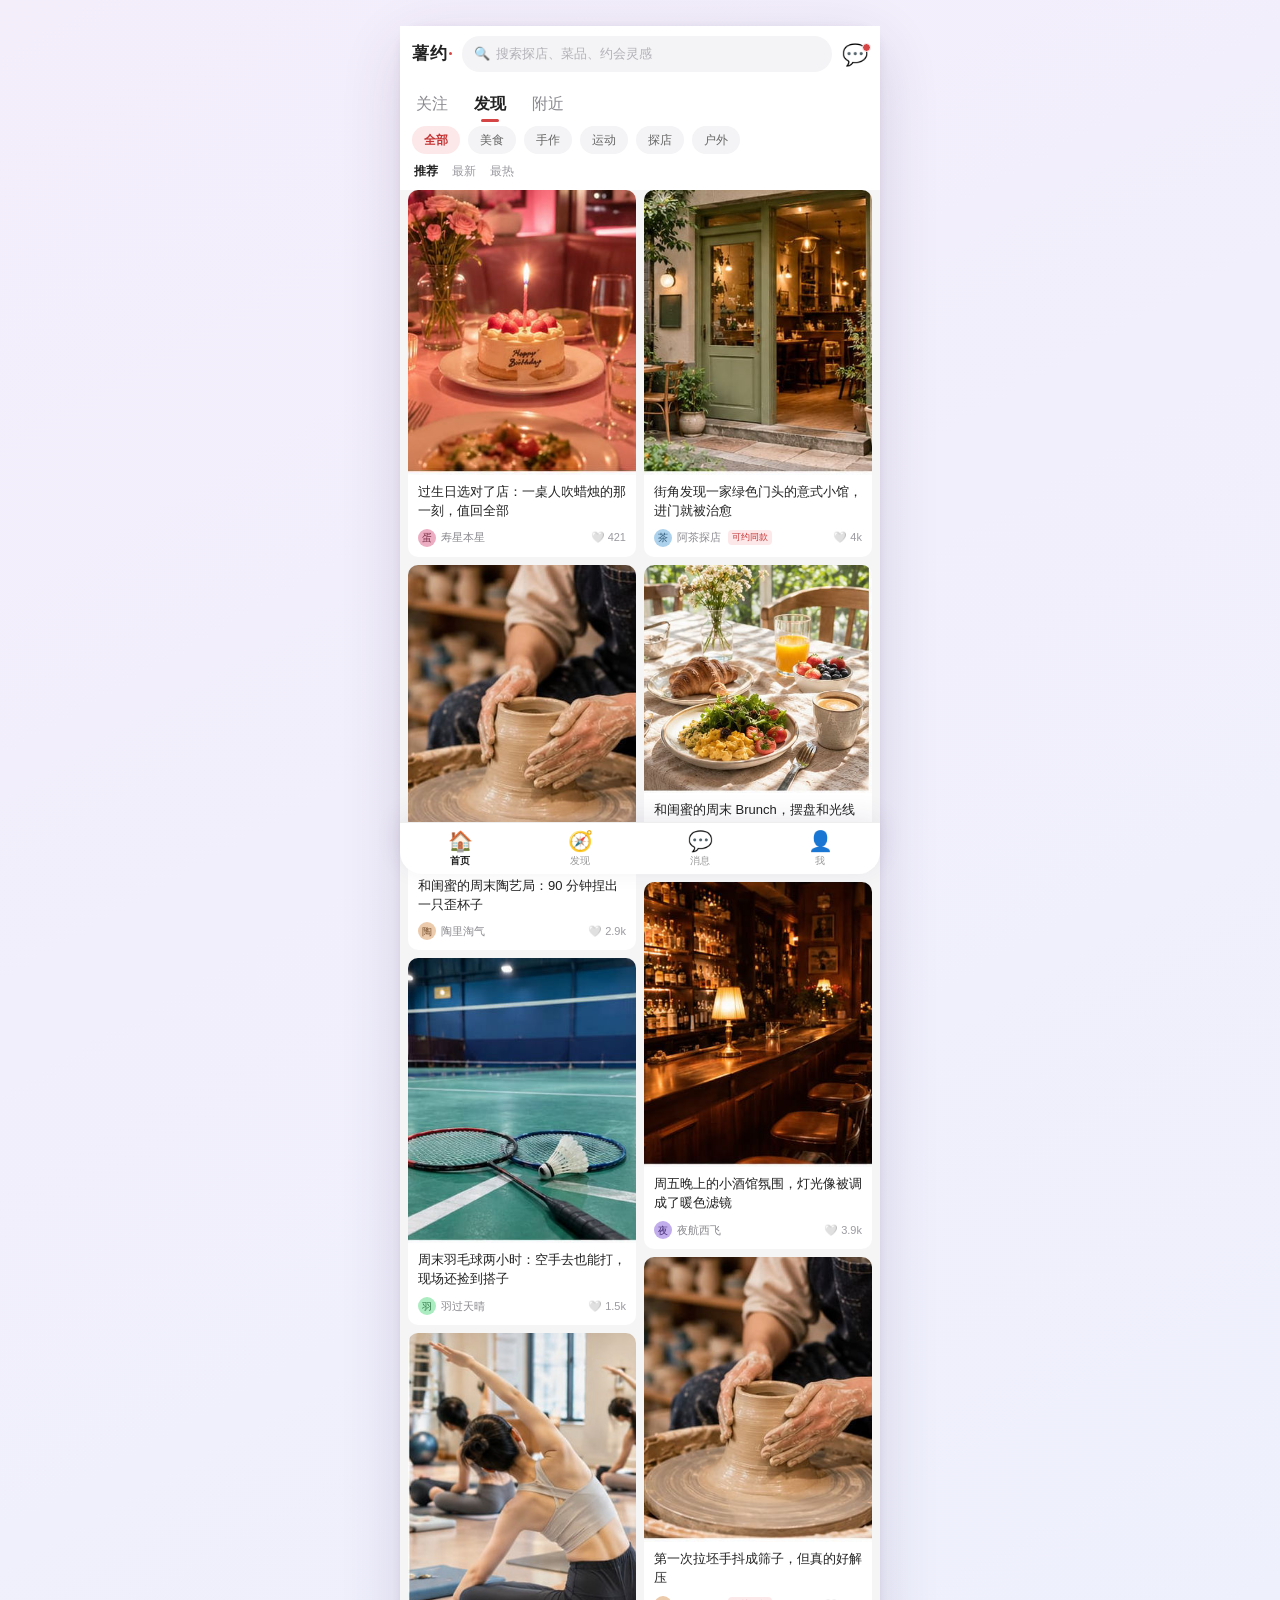
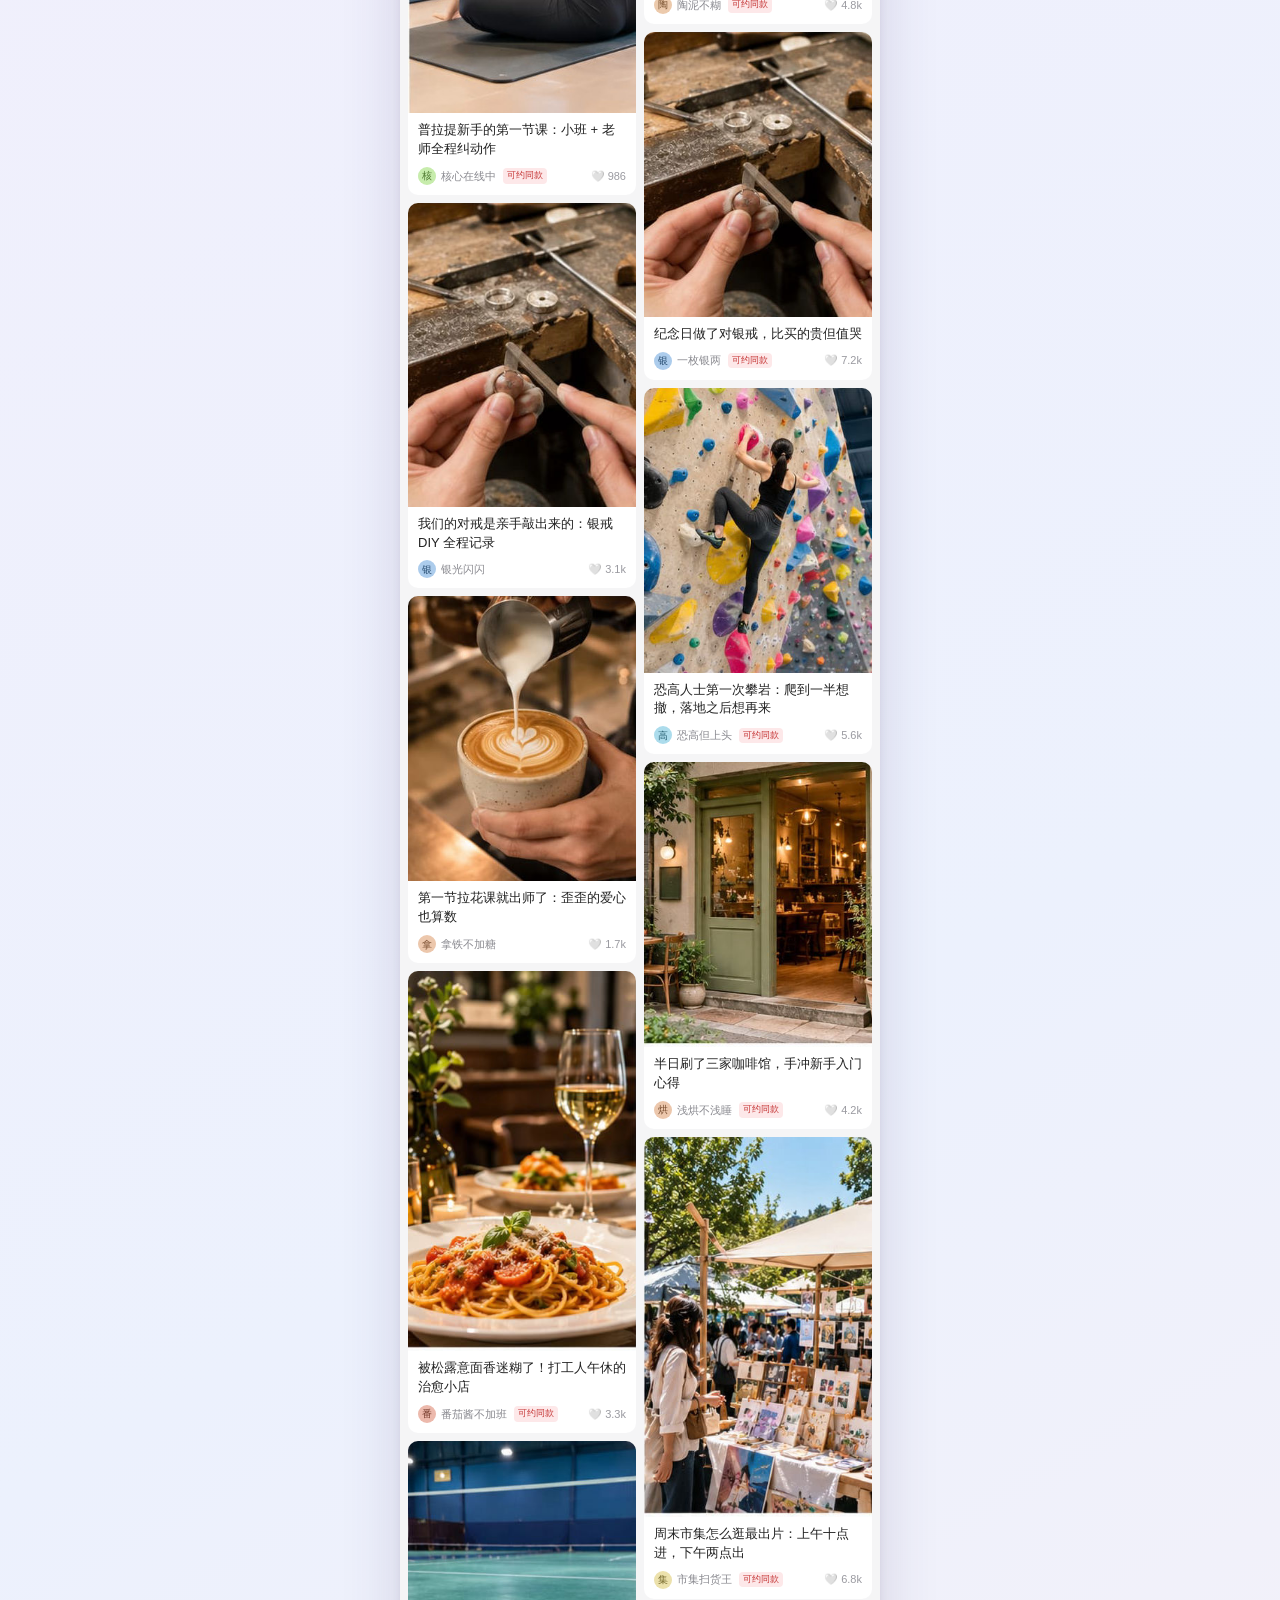
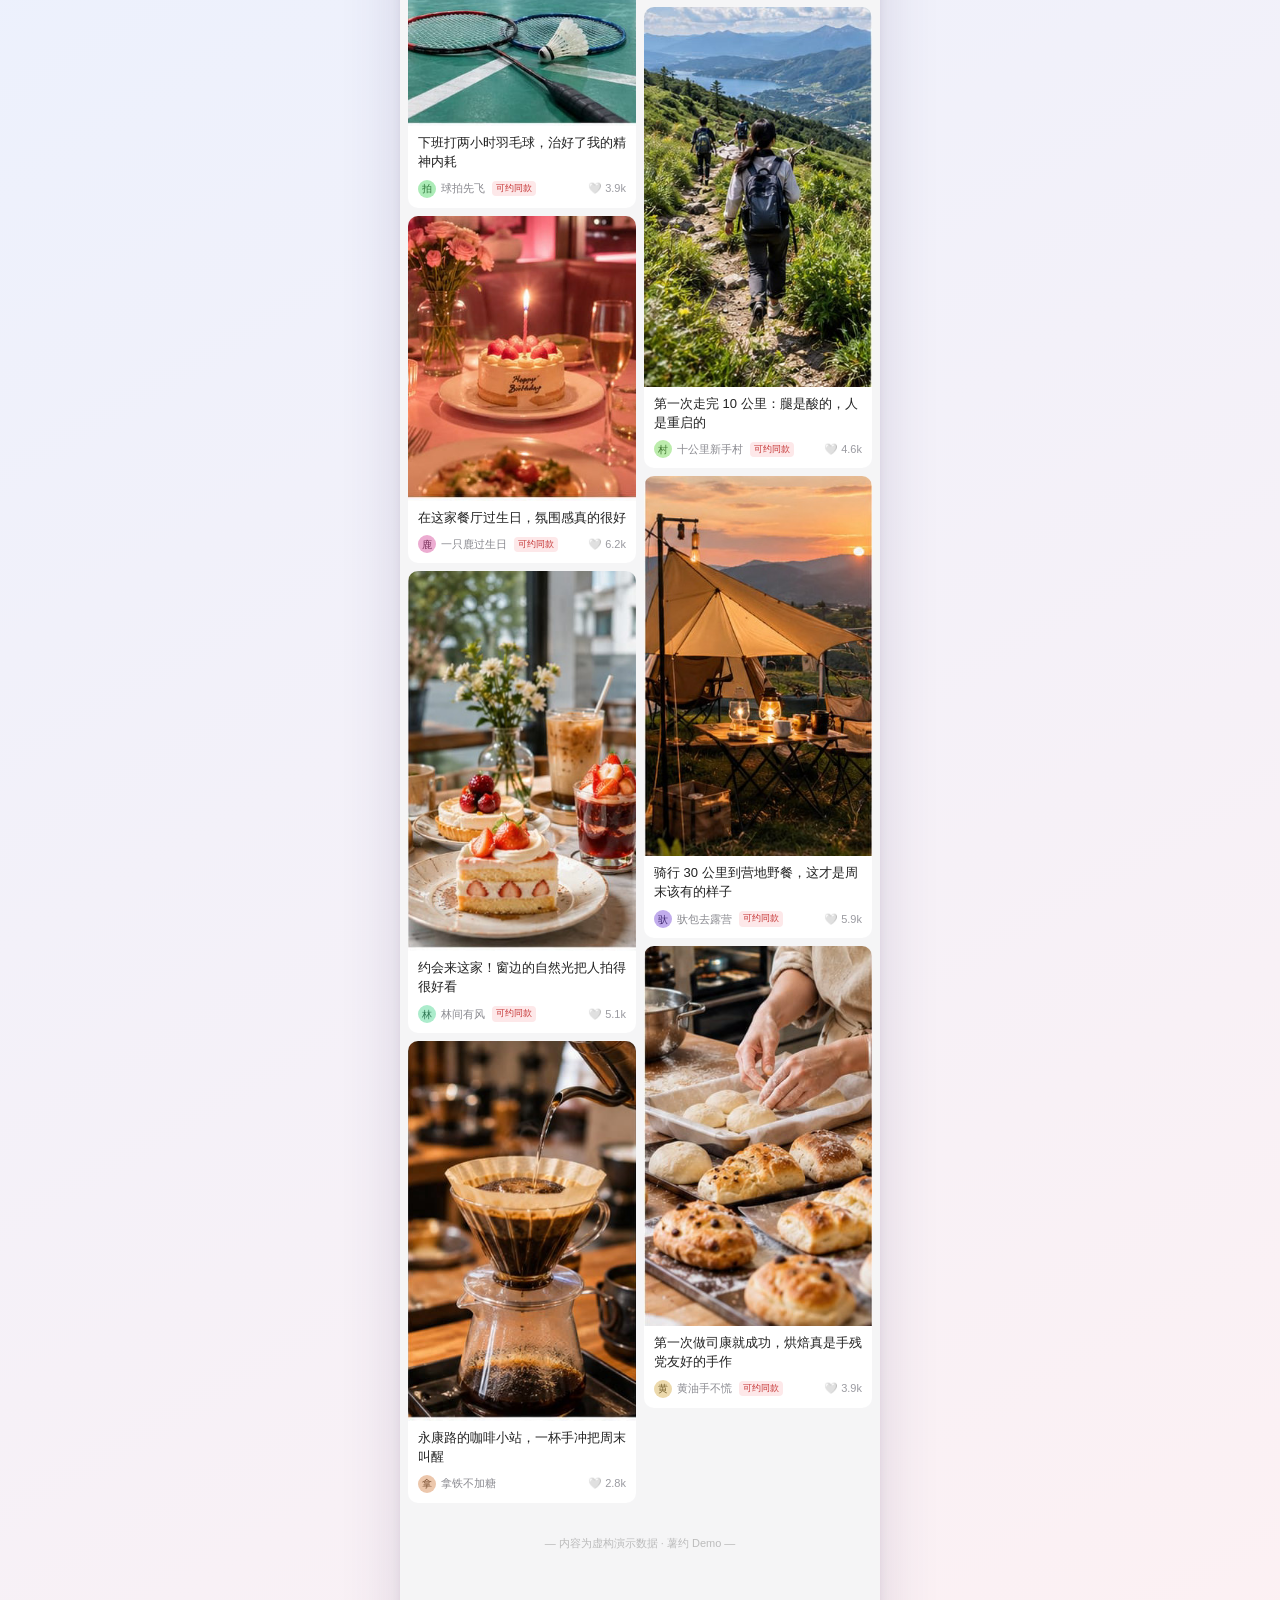
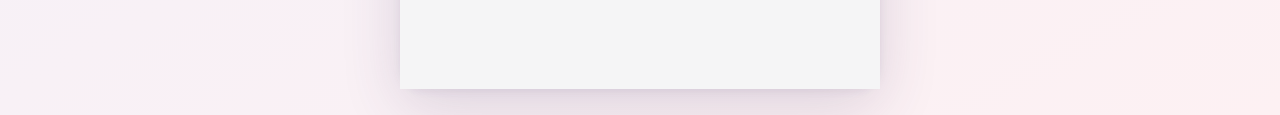
<file: index.html>
<!DOCTYPE html>
<html lang="zh-CN">
<head>
<meta http-equiv="Content-Type" content="text/html; charset=UTF-8">
<meta name="viewport" content="width=device-width, initial-scale=1, viewport-fit=cover">
<title>薯约 · 种草那一刻，就把体验约下来（Demo）</title>
<meta name="description" content="薯约 Web Demo：从种草笔记到线下体验的闭环演示。虚构商家、模拟交易。">
<link rel="icon" href="data:image/svg+xml,%3Csvg xmlns='http://www.w3.org/2000/svg' viewBox='0 0 64 64'%3E%3Ccircle cx='32' cy='32' r='30' fill='%23d64545'/%3E%3Ctext x='32' y='42' text-anchor='middle' font-size='28' fill='white' font-family='sans-serif'%3E%E8%96%AF%3C/text%3E%3C/svg%3E">
<link rel="stylesheet" href="./style.css">
</head>
<body>
<noscript><div style="padding:24px;text-align:center">薯约 Demo 需要启用 JavaScript 才能运行。</div></noscript>
<div class="app-wrap">
<main id="app" class="main">
<header class="home-top">
<span class="brand">薯约</span>
<div class="home-search" data-act="openSearch">
<span class="hs-ico">🔍</span><span class="hs-ph">搜索探店、菜品、约会灵感</span>
</div>
<a class="home-msg" href="url?id=18" aria-label="消息">💬</a>
</header>
<nav class="ch-tabs"><span class="ch-tab" data-act="homeChannel" data-x="follow">关注</span><span class="ch-tab on" data-act="homeChannel" data-x="discover">发现</span><span class="ch-tab" data-act="homeChannel" data-x="nearby">附近</span>
</nav>
<div class="cat-row"><span class="f-chip on" data-act="catFilter" data-x="all">全部</span><span class="f-chip" data-act="catFilter" data-x="food">美食</span><span class="f-chip" data-act="catFilter" data-x="craft">手作</span><span class="f-chip" data-act="catFilter" data-x="sport">运动</span><span class="f-chip" data-act="catFilter" data-x="cafe">探店</span><span class="f-chip" data-act="catFilter" data-x="outdoor">户外</span>
</div>
<div class="sort-row">
<span class="sort-chip on" data-act="sortPick" data-x="rec">推荐</span><span class="sort-chip" data-act="sortPick" data-x="new">最新</span><span class="sort-chip" data-act="sortPick" data-x="hot">最热</span>
</div>
<div class="note-list"><div class="note-card">
<a class="nc-main" href="url?id=19">
<div class="nc-cover" style="aspect-ratio:4/5"><img class="ph" src="./xiaohongshu_files/birthday.jpg" alt="过生日选对了店：一桌人吹蜡烛的那一刻，值回全部" loading="lazy"></div>
<div class="nc-title">过生日选对了店：一桌人吹蜡烛的那一刻，值回全部</div>
</a>
<div class="nc-foot"><span class="ava" style="background:hsl(340,62%,80%);color:hsl(340,45%,32%)">蛋</span><span class="nc-name">寿星本星</span><span class="nc-like">🤍 421</span></div>
</div><div class="note-card">
<a class="nc-main" href="https://redcowork.xiaohongshu.com/f/lw7qktz8ar/#/note/n18">
<div class="nc-cover" style="aspect-ratio:3/4"><img class="ph" src="./xiaohongshu_files/clay.jpg" alt="和闺蜜的周末陶艺局：90 分钟捏出一只歪杯子" loading="lazy"></div>
<div class="nc-title">和闺蜜的周末陶艺局：90 分钟捏出一只歪杯子</div>
</a>
<div class="nc-foot"><span class="ava" style="background:hsl(28,62%,80%);color:hsl(28,45%,32%)">陶</span><span class="nc-name">陶里淘气</span><span class="nc-like">🤍 2.9k</span></div>
</div><div class="note-card">
<a class="nc-main" href="https://redcowork.xiaohongshu.com/f/lw7qktz8ar/#/note/n19">
<div class="nc-cover" style="aspect-ratio:4/5"><img class="ph" src="./xiaohongshu_files/badminton.jpg" alt="周末羽毛球两小时：空手去也能打，现场还捡到搭子" loading="lazy"></div>
<div class="nc-title">周末羽毛球两小时：空手去也能打，现场还捡到搭子</div>
</a>
<div class="nc-foot"><span class="ava" style="background:hsl(140,62%,80%);color:hsl(140,45%,32%)">羽</span><span class="nc-name">羽过天晴</span><span class="nc-like">🤍 1.5k</span></div>
</div><div class="note-card">
<a class="nc-main" href="url?id=22">
<div class="nc-cover" style="aspect-ratio:3/5"><img class="ph" src="./xiaohongshu_files/pilates.jpg" alt="普拉提新手的第一节课：小班 + 老师全程纠动作" loading="lazy"></div>
<div class="nc-title">普拉提新手的第一节课：小班 + 老师全程纠动作</div>
</a>
<div class="nc-foot"><span class="ava" style="background:hsl(95,62%,80%);color:hsl(95,45%,32%)">核</span><span class="nc-name">核心在线中</span><a class="nc-book" href="https://redcowork.xiaohongshu.com/f/lw7qktz8ar/#/product/p13">可约同款</a><span class="nc-like">🤍 986</span></div>
</div><div class="note-card">
<a class="nc-main" href="https://redcowork.xiaohongshu.com/f/lw7qktz8ar/#/note/n21">
<div class="nc-cover" style="aspect-ratio:3/4"><img class="ph" src="./xiaohongshu_files/silver.jpg" alt="我们的对戒是亲手敲出来的：银戒 DIY 全程记录" loading="lazy"></div>
<div class="nc-title">我们的对戒是亲手敲出来的：银戒 DIY 全程记录</div>
</a>
<div class="nc-foot"><span class="ava" style="background:hsl(210,62%,80%);color:hsl(210,45%,32%)">银</span><span class="nc-name">银光闪闪</span><span class="nc-like">🤍 3.1k</span></div>
</div><div class="note-card">
<a class="nc-main" href="https://redcowork.xiaohongshu.com/f/lw7qktz8ar/#/note/n22">
<div class="nc-cover" style="aspect-ratio:4/5"><img class="ph" src="./xiaohongshu_files/latte.jpg" alt="第一节拉花课就出师了：歪歪的爱心也算数" loading="lazy"></div>
<div class="nc-title">第一节拉花课就出师了：歪歪的爱心也算数</div>
</a>
<div class="nc-foot"><span class="ava" style="background:hsl(25,62%,80%);color:hsl(25,45%,32%)">拿</span><span class="nc-name">拿铁不加糖</span><span class="nc-like">🤍 1.7k</span></div>
</div><div class="note-card">
<a class="nc-main" href="https://redcowork.xiaohongshu.com/f/lw7qktz8ar/#/note/n1">
<div class="nc-cover" style="aspect-ratio:3/5"><img class="ph" src="./xiaohongshu_files/pasta.jpg" alt="被松露意面香迷糊了！打工人午休的治愈小店" loading="lazy"></div>
<div class="nc-title">被松露意面香迷糊了！打工人午休的治愈小店</div>
</a>
<div class="nc-foot"><span class="ava" style="background:hsl(12,62%,80%);color:hsl(12,45%,32%)">番</span><span class="nc-name">番茄酱不加班</span><a class="nc-book" href="https://redcowork.xiaohongshu.com/f/lw7qktz8ar/#/product/p1">可约同款</a><span class="nc-like">🤍 3.3k</span></div>
</div><div class="note-card">
<a class="nc-main" href="https://redcowork.xiaohongshu.com/f/lw7qktz8ar/#/note/n10">
<div class="nc-cover" style="aspect-ratio:4/5"><img class="ph" src="./xiaohongshu_files/badminton.jpg" alt="下班打两小时羽毛球，治好了我的精神内耗" loading="lazy"></div>
<div class="nc-title">下班打两小时羽毛球，治好了我的精神内耗</div>
</a>
<div class="nc-foot"><span class="ava" style="background:hsl(130,62%,80%);color:hsl(130,45%,32%)">拍</span><span class="nc-name">球拍先飞</span><a class="nc-book" href="https://redcowork.xiaohongshu.com/f/lw7qktz8ar/#/product/p6">可约同款</a><span class="nc-like">🤍 3.9k</span></div>
</div><div class="note-card">
<a class="nc-main" href="https://redcowork.xiaohongshu.com/f/lw7qktz8ar/#/note/n7">
<div class="nc-cover" style="aspect-ratio:4/5"><img class="ph" src="./xiaohongshu_files/birthday.jpg" alt="在这家餐厅过生日，氛围感真的很好" loading="lazy"></div>
<div class="nc-title">在这家餐厅过生日，氛围感真的很好</div>
</a>
<div class="nc-foot"><span class="ava" style="background:hsl(325,62%,80%);color:hsl(325,45%,32%)">鹿</span><span class="nc-name">一只鹿过生日</span><a class="nc-book" href="url?id=31">可约同款</a><span class="nc-like">🤍 6.2k</span></div>
</div><div class="note-card">
<a class="nc-main" href="url?id=32">
<div class="nc-cover" style="aspect-ratio:3/5"><img class="ph" src="./xiaohongshu_files/dessert.jpg" alt="约会来这家！窗边的自然光把人拍得很好看" loading="lazy"></div>
<div class="nc-title">约会来这家！窗边的自然光把人拍得很好看</div>
</a>
<div class="nc-foot"><span class="ava" style="background:hsl(150,62%,80%);color:hsl(150,45%,32%)">林</span><span class="nc-name">林间有风</span><a class="nc-book" href="https://redcowork.xiaohongshu.com/f/lw7qktz8ar/#/product/p2">可约同款</a><span class="nc-like">🤍 5.1k</span></div>
</div><div class="note-card">
<a class="nc-main" href="https://redcowork.xiaohongshu.com/f/lw7qktz8ar/#/note/n3">
<div class="nc-cover" style="aspect-ratio:3/5"><img class="ph" src="./xiaohongshu_files/pour.jpg" alt="永康路的咖啡小站，一杯手冲把周末叫醒" loading="lazy"></div>
<div class="nc-title">永康路的咖啡小站，一杯手冲把周末叫醒</div>
</a>
<div class="nc-foot"><span class="ava" style="background:hsl(25,62%,80%);color:hsl(25,45%,32%)">拿</span><span class="nc-name">拿铁不加糖</span><span class="nc-like">🤍 2.8k</span></div>
</div><div class="note-card">
<a class="nc-main" href="https://redcowork.xiaohongshu.com/f/lw7qktz8ar/#/note/n4">
<div class="nc-cover" style="aspect-ratio:4/5"><img class="ph" src="./xiaohongshu_files/cafe.jpg" alt="街角发现一家绿色门头的意式小馆，进门就被治愈" loading="lazy"></div>
<div class="nc-title">街角发现一家绿色门头的意式小馆，进门就被治愈</div>
</a>
<div class="nc-foot"><span class="ava" style="background:hsl(205,62%,80%);color:hsl(205,45%,32%)">茶</span><span class="nc-name">阿茶探店</span><a class="nc-book" href="https://redcowork.xiaohongshu.com/f/lw7qktz8ar/#/product/p1">可约同款</a><span class="nc-like">🤍 4k</span></div>
</div><div class="note-card">
<a class="nc-main" href="https://redcowork.xiaohongshu.com/f/lw7qktz8ar/#/note/n5">
<div class="nc-cover" style="aspect-ratio:1/1"><img class="ph" src="./xiaohongshu_files/brunch.jpg" alt="和闺蜜的周末 Brunch，摆盘和光线都太会了" loading="lazy"></div>
<div class="nc-title">和闺蜜的周末 Brunch，摆盘和光线都太会了</div>
</a>
<div class="nc-foot"><span class="ava" style="background:hsl(320,62%,80%);color:hsl(320,45%,32%)">粥</span><span class="nc-name">一碗小粥</span><span class="nc-like">🤍 6.4k</span></div>
</div><div class="note-card">
<a class="nc-main" href="https://redcowork.xiaohongshu.com/f/lw7qktz8ar/#/note/n6">
<div class="nc-cover" style="aspect-ratio:4/5"><img class="ph" src="./xiaohongshu_files/bar.jpg" alt="周五晚上的小酒馆氛围，灯光像被调成了暖色滤镜" loading="lazy"></div>
<div class="nc-title">周五晚上的小酒馆氛围，灯光像被调成了暖色滤镜</div>
</a>
<div class="nc-foot"><span class="ava" style="background:hsl(260,62%,80%);color:hsl(260,45%,32%)">夜</span><span class="nc-name">夜航西飞</span><span class="nc-like">🤍 3.9k</span></div>
</div><div class="note-card">
<a class="nc-main" href="https://redcowork.xiaohongshu.com/f/lw7qktz8ar/#/note/n8">
<div class="nc-cover" style="aspect-ratio:4/5"><img class="ph" src="./xiaohongshu_files/clay.jpg" alt="第一次拉坯手抖成筛子，但真的好解压" loading="lazy"></div>
<div class="nc-title">第一次拉坯手抖成筛子，但真的好解压</div>
</a>
<div class="nc-foot"><span class="ava" style="background:hsl(28,62%,80%);color:hsl(28,45%,32%)">陶</span><span class="nc-name">陶泥不糊</span><a class="nc-book" href="https://redcowork.xiaohongshu.com/f/lw7qktz8ar/#/product/p4">可约同款</a><span class="nc-like">🤍 4.8k</span></div>
</div><div class="note-card">
<a class="nc-main" href="https://redcowork.xiaohongshu.com/f/lw7qktz8ar/#/note/n9">
<div class="nc-cover" style="aspect-ratio:4/5"><img class="ph" src="./xiaohongshu_files/silver.jpg" alt="纪念日做了对银戒，比买的贵但值哭" loading="lazy"></div>
<div class="nc-title">纪念日做了对银戒，比买的贵但值哭</div>
</a>
<div class="nc-foot"><span class="ava" style="background:hsl(210,62%,80%);color:hsl(210,45%,32%)">银</span><span class="nc-name">一枚银两</span><a class="nc-book" href="https://github.com/issues1">可约同款</a><span class="nc-like">🤍 7.2k</span></div>
</div><div class="note-card">
<a class="nc-main" href="url?id=42">
<div class="nc-cover" style="aspect-ratio:4/5"><img class="ph" src="./xiaohongshu_files/climbing.jpg" alt="恐高人士第一次攀岩：爬到一半想撤，落地之后想再来" loading="lazy"></div>
<div class="nc-title">恐高人士第一次攀岩：爬到一半想撤，落地之后想再来</div>
</a>
<div class="nc-foot"><span class="ava" style="background:hsl(195,62%,80%);color:hsl(195,45%,32%)">高</span><span class="nc-name">恐高但上头</span><a class="nc-book" href="https://redcowork.xiaohongshu.com/f/lw7qktz8ar/#/product/p7">可约同款</a><span class="nc-like">🤍 5.6k</span></div>
</div><div class="note-card">
<a class="nc-main" href="https://redcowork.xiaohongshu.com/f/lw7qktz8ar/#/note/n12">
<div class="nc-cover" style="aspect-ratio:4/5"><img class="ph" src="./xiaohongshu_files/cafe.jpg" alt="半日刷了三家咖啡馆，手冲新手入门心得" loading="lazy"></div>
<div class="nc-title">半日刷了三家咖啡馆，手冲新手入门心得</div>
</a>
<div class="nc-foot"><span class="ava" style="background:hsl(25,62%,80%);color:hsl(25,45%,32%)">烘</span><span class="nc-name">浅烘不浅睡</span><a class="nc-book" href="https://redcowork.xiaohongshu.com/f/lw7qktz8ar/#/product/p8">可约同款</a><span class="nc-like">🤍 4.2k</span></div>
</div><div class="note-card">
<a class="nc-main" href="https://github.com/issues6">
<div class="nc-cover" style="aspect-ratio:3/5"><img class="ph" src="./xiaohongshu_files/market.jpg" alt="周末市集怎么逛最出片：上午十点进，下午两点出" loading="lazy"></div>
<div class="nc-title">周末市集怎么逛最出片：上午十点进，下午两点出</div>
</a>
<div class="nc-foot"><span class="ava" style="background:hsl(50,62%,80%);color:hsl(50,45%,32%)">集</span><span class="nc-name">市集扫货王</span><a class="nc-book" href="https://redcowork.xiaohongshu.com/f/lw7qktz8ar/#/product/p9">可约同款</a><span class="nc-like">🤍 6.8k</span></div>
</div><div class="note-card">
<a class="nc-main" href="https://redcowork.xiaohongshu.com/f/lw7qktz8ar/#/note/n14">
<div class="nc-cover" style="aspect-ratio:3/5"><img class="ph" src="./xiaohongshu_files/hike.jpg" alt="第一次走完 10 公里：腿是酸的，人是重启的" loading="lazy"></div>
<div class="nc-title">第一次走完 10 公里：腿是酸的，人是重启的</div>
</a>
<div class="nc-foot"><span class="ava" style="background:hsl(105,62%,80%);color:hsl(105,45%,32%)">村</span><span class="nc-name">十公里新手村</span><a class="nc-book" href="https://github.com/issues9">可约同款</a><span class="nc-like">🤍 4.6k</span></div>
</div><div class="note-card">
<a class="nc-main" href="url?id=50">
<div class="nc-cover" style="aspect-ratio:3/5"><img class="ph" src="./xiaohongshu_files/camp.jpg" alt="骑行 30 公里到营地野餐，这才是周末该有的样子" loading="lazy"></div>
<div class="nc-title">骑行 30 公里到营地野餐，这才是周末该有的样子</div>
</a>
<div class="nc-foot"><span class="ava" style="background:hsl(260,62%,80%);color:hsl(260,45%,32%)">驮</span><span class="nc-name">驮包去露营</span><a class="nc-book" href="url?id=51">可约同款</a><span class="nc-like">🤍 5.9k</span></div>
</div><div class="note-card">
<a class="nc-main" href="url?id=52">
<div class="nc-cover" style="aspect-ratio:3/5"><img class="ph" src="./xiaohongshu_files/bake.jpg" alt="第一次做司康就成功，烘焙真是手残党友好的手作" loading="lazy"></div>
<div class="nc-title">第一次做司康就成功，烘焙真是手残党友好的手作</div>
</a>
<div class="nc-foot"><span class="ava" style="background:hsl(42,62%,80%);color:hsl(42,45%,32%)">黄</span><span class="nc-name">黄油手不慌</span><a class="nc-book" href="url?id=53">可约同款</a><span class="nc-like">🤍 3.9k</span></div>
</div></div>
<div class="feed-foot">— 内容为虚构演示数据 · 薯约 Demo —</div></main>
<nav class="tabbar">
<a href="https://redcowork.xiaohongshu.com/f/lw7qktz8ar/#/" data-tab="home" class="tab on"><span class="ti">🏠</span>首页</a>
<a href="https://redcowork.xiaohongshu.com/f/lw7qktz8ar/#/discover" data-tab="discover" class="tab"><span class="ti">🧭</span>发现</a>
<a href="url?id=18" data-tab="msg" class="tab"><span class="ti">💬</span>消息</a>
<a href="https://redcowork.xiaohongshu.com/f/lw7qktz8ar/#/me" data-tab="me" class="tab"><span class="ti">👤</span>我</a>
</nav>
</div>
<div id="toast-root" class="toast-root"></div>
<div id="modal-root"></div>
<script src="./data.js
</file>
<file: style.css>
/* 薯约 Demo · style.css — 小红书风格移动端（390×844 优先，桌面居中窄栏） */
* { margin: 0; padding: 0; box-sizing: border-box; -webkit-tap-highlight-color: transparent; }
html { -webkit-text-size-adjust: 100%; }
body {
  font-family: -apple-system, BlinkMacSystemFont, 'PingFang SC', 'Helvetica Neue', 'Microsoft YaHei', sans-serif;
  background: #ededf0; color: #222; font-size: 14px; line-height: 1.5;
  -webkit-font-smoothing: antialiased;
}
a { color: inherit; text-decoration: none; }
button, input, textarea { font: inherit; }
img, svg { display: block; }
::selection { background: #f6c6c9; }

.app-wrap { max-width: 480px; margin: 0 auto; min-height: 100vh; background: #f5f5f6; }
.main { min-height: 100vh; background: #f5f5f6; }
.main.pg-white { background: #fff; }
body:not(.subpage) .main { padding-bottom: 78px; }
body.subpage .main { padding-bottom: 76px; }

/* ---------- 底部 Tabbar ---------- */
.tabbar {
  position: fixed; bottom: 0; left: 50%; transform: translateX(-50%);
  width: min(480px, 100%); display: flex;
  background: #fff; border-top: 1px solid #eee;
  padding: 6px 0 calc(6px + env(safe-area-inset-bottom)); z-index: 40;
}
.tab { flex: 1; text-align: center; color: #999; font-size: 10px; }
.tab .ti { display: block; font-size: 20px; line-height: 24px; }
.tab.on { color: #222; font-weight: 600; }
body.subpage .tabbar { display: none; }

/* ---------- 通用小件 ---------- */
.ava { display: inline-flex; align-items: center; justify-content: center; flex: none;
  width: 26px; height: 26px; border-radius: 50%; font-size: 12px; }
.sec-title { font-size: 14px; font-weight: 700; color: #222; padding: 14px 12px 8px; }
.feed-foot { text-align: center; color: #bbb; font-size: 11px; padding: 20px 0 28px; }
.feed-empty { text-align: center; color: #999; font-size: 12px; padding: 56px 24px; }

/* ---------- 首页顶部：品牌 + 搜索 + 消息 ---------- */
.home-top {
  position: sticky; top: 0; z-index: 30; background: #fff;
  display: flex; align-items: center; gap: 10px; padding: 10px 12px;
}
.brand { font-size: 17px; font-weight: 800; color: #222; letter-spacing: 1px; }
.brand::after { content: ''; display: inline-block; width: 3px; height: 3px; margin-left: 1px;
  border-radius: 50%; background: #d64545; vertical-align: 4px; }
.home-search {
  flex: 1; min-width: 0; height: 36px; border-radius: 18px; background: #f4f4f6;
  display: flex; align-items: center; gap: 6px; padding: 0 12px; cursor: pointer;
}
.home-search:active { background: #eeeef2; }
.hs-ico { font-size: 13px; }
.hs-ph { color: #b2b2b8; font-size: 13px; white-space: nowrap; overflow: hidden; }
.home-msg { flex: none; font-size: 21px; line-height: 1; position: relative; }
.home-msg::after { content: ''; position: absolute; top: -1px; right: -3px; width: 7px; height: 7px;
  border-radius: 50%; background: #d64545; border: 1.5px solid #fff; }

/* ---------- 频道 tabs ---------- */
.ch-tabs { display: flex; gap: 26px; padding: 10px 16px 8px; background: #fff; }
.ch-tab { font-size: 16px; color: #8a8a90; position: relative; cursor: pointer; }
.ch-tab.on { color: #222; font-weight: 700; }
.ch-tab.on::after { content: ''; position: absolute; left: 50%; transform: translateX(-50%);
  bottom: -6px; width: 18px; height: 3px; border-radius: 2px; background: #d64545; }

/* ---------- 分类 + 排序 ---------- */
.cat-row { display: flex; gap: 8px; padding: 2px 12px 6px; overflow-x: auto; background: #fff;
  scrollbar-width: none; }
.cat-row::-webkit-scrollbar { display: none; }
.f-chip { flex: none; font-size: 12px; color: #666; background: #f4f4f6;
  border-radius: 14px; padding: 5px 12px; cursor: pointer; }
.f-chip.on { background: #fde8e9; color: #c53535; font-weight: 600; }
.sort-row { display: flex; align-items: center; gap: 14px; padding: 2px 14px 10px; background: #fff; }
.sort-chip { font-size: 12px; color: #9a9aa0; cursor: pointer; }
.sort-chip.on { color: #222; font-weight: 700; }
.near-hint { margin-left: auto; font-size: 11px; color: #b2b2b8; }

/* ---------- 瀑布流笔记卡 ---------- */
.note-list { columns: 2; column-gap: 8px; padding: 0 8px 12px; }
.note-card { display: block; break-inside: avoid; margin-bottom: 8px;
  background: #fff; border-radius: 10px; overflow: hidden; }
.nc-cover { position: relative; width: 100%; background: #f2eeeb; }
.nc-cover svg { width: 100%; height: 100%; object-fit: cover; }
/* 实景照片封面（数据 img 字段，演示素材）：与插画同规则填充容器 */
.nc-cover img.ph, .pr-cover img.ph, .np-cover img.ph, .or-cover img.ph, .co-cover img.ph,
.od-cover img.ph, .am-src-cover img.ph { width: 100%; height: 100%; object-fit: cover; display: block; }
.sw-slide img.ph { width: 100%; height: auto; display: block; }
.pd-hero img.ph { width: 100%; height: auto; aspect-ratio: 3 / 4; object-fit: cover; display: block; }
.cover-dist { position: absolute; left: 6px; bottom: 6px; background: rgba(0,0,0,.45); color: #fff;
  font-size: 10px; padding: 2px 7px; border-radius: 9px; }
.nc-title { font-size: 13px; font-weight: 500; line-height: 1.45; color: #222;
  padding: 8px 10px 4px; display: -webkit-box; -webkit-line-clamp: 2; -webkit-box-orient: vertical; overflow: hidden; }
.nc-foot { display: flex; align-items: center; gap: 5px; padding: 4px 10px 10px; }
.nc-foot .ava { width: 18px; height: 18px; font-size: 10px; }
.nc-name { font-size: 11px; color: #8a8a90; white-space: nowrap; overflow: hidden; text-overflow: ellipsis; }
.nc-main { display: block; color: inherit; }
.nc-book { flex: none; font-size: 9px; color: #c53535; background: #fde8e9; border-radius: 4px;
  padding: 1px 4px; margin-left: 2px; cursor: pointer; }
.nc-like { margin-left: auto; font-size: 11px; color: #9a9aa0; white-space: nowrap; }
.nc-like.on { color: #d64545; }

/* 关注页空状态 */
.follow-empty { text-align: center; color: #666; padding: 72px 32px; background: #fff; }
.fe-emoji { font-size: 44px; margin-bottom: 14px; }
.fe-sub { color: #9a9aa0; font-size: 12px; margin: 6px 0 18px; }
.fe-btns { display: flex; gap: 12px; justify-content: center; }

/* ---------- 次级页头部 ---------- */
.page-top {
  position: sticky; top: 0; z-index: 30; background: #fff;
  display: flex; align-items: center; padding: 8px 10px; min-height: 46px;
  border-bottom: 1px solid #f2f2f4;
}
.pt-back { font-size: 24px; color: #222; padding: 2px 10px; cursor: pointer; line-height: 1; }
.pt-title { flex: 1; text-align: center; font-size: 16px; font-weight: 600; }
.pt-right { width: 42px; text-align: center; font-size: 18px; color: #555; cursor: pointer; }

/* ---------- 发现页 ---------- */
.disc-search { margin: 12px; flex: none; }
.topic-wall { display: grid; grid-template-columns: 1fr 1fr; gap: 8px; padding: 0 12px; }
.topic-cell { display: flex; align-items: center; gap: 8px; background: #fff;
  border-radius: 10px; padding: 12px; cursor: pointer; }
.topic-cell:active { background: #faf7f2; }
.tw-emoji { font-size: 20px; }
.tw-tag { font-size: 12px; color: #444; font-weight: 500; }

/* ---------- 搜索页 ---------- */
.se-top {
  position: sticky; top: 0; z-index: 30; background: #fff;
  display: flex; align-items: center; gap: 8px; padding: 8px 12px;
  border-bottom: 1px solid #f2f2f4;
}
.se-input-wrap { flex: 1; min-width: 0; height: 36px; border-radius: 18px; background: #f4f4f6;
  display: flex; align-items: center; gap: 6px; padding: 0 10px; }
.se-input { flex: 1; min-width: 0; border: none; outline: none; background: transparent;
  font-size: 14px; color: #222; }
.se-input::placeholder { color: #b2b2b8; }
.se-clear { flex: none; width: 16px; height: 16px; border-radius: 50%; background: #d5d5db;
  color: #fff; font-size: 12px; line-height: 16px; text-align: center; cursor: pointer; }
.se-clear.hide { display: none; }
.se-go { flex: none; color: #d64545; font-size: 14px; font-weight: 600; padding: 4px 2px; cursor: pointer; }

.sh-sec { padding: 14px 16px 4px; }
.sh-title { display: flex; justify-content: space-between; align-items: center;
  font-size: 13px; font-weight: 700; color: #222; margin-bottom: 10px; }
.sh-clear { font-size: 11px; color: #9a9aa0; cursor: pointer; }
.sh-clear.dim { cursor: default; }
.sh-chips { display: flex; flex-wrap: wrap; gap: 8px; }
.sh-chip { background: #f4f4f6; border-radius: 14px; font-size: 12px; color: #444;
  padding: 6px 12px; cursor: pointer; }
.sh-chip.hot { color: #c53535; }
.sg-row { display: flex; align-items: center; gap: 10px; padding: 12px 16px; cursor: pointer; }
.sg-row:active { background: #fafafa; }
.sg-ico { font-size: 13px; color: #b2b2b8; }
.sg-none { color: #9a9aa0; font-size: 12px; padding: 4px 16px 16px; }

.res-tabs { display: flex; gap: 20px; padding: 8px 16px; background: #fff;
  border-bottom: 1px solid #f2f2f4; position: sticky; top: 53px; z-index: 29; }
.res-tab { font-size: 14px; color: #8a8a90; cursor: pointer; position: relative; }
.res-tab.on { color: #222; font-weight: 700; }
.res-tab.on::after { content: ''; position: absolute; left: 50%; transform: translateX(-50%);
  bottom: -6px; width: 16px; height: 3px; border-radius: 2px; background: #d64545; }

/* 搜索结果 · 套餐行 */
.prod-row { display: flex; gap: 10px; background: #fff; border-radius: 12px;
  margin: 8px 12px; padding: 10px; }
.pr-cover { flex: none; width: 88px; height: 88px; border-radius: 8px; overflow: hidden; background: #f2eeeb; }
.pr-cover svg { width: 100%; height: 100%; object-fit: cover; }
.pr-body { flex: 1; min-width: 0; display: flex; flex-direction: column; }
.pr-name { font-size: 14px; font-weight: 600; color: #222; }
.pr-type { font-size: 10px; color: #c53535; background: #fde8e9; border-radius: 4px;
  padding: 1px 5px; margin-left: 6px; vertical-align: 2px; }
.pr-items { font-size: 11px; color: #9a9aa0; margin-top: 4px;
  display: -webkit-box; -webkit-line-clamp: 2; -webkit-box-orient: vertical; overflow: hidden; }
.pr-foot { display: flex; align-items: center; justify-content: space-between; margin-top: auto; }
.pr-price { font-size: 16px; font-weight: 700; color: #d64545; }
.pr-price s { font-size: 11px; color: #b8b8bd; font-weight: 400; margin-left: 4px; }
.pr-price i { font-style: normal; font-size: 11px; color: #9a9aa0; margin-left: 6px; font-weight: 400; }
.pr-btn { flex: none; background: #d64545; color: #fff; font-size: 12px; font-weight: 600;
  border-radius: 16px; padding: 7px 13px; }

.search-empty { text-align: center; color: #666; padding: 64px 24px; }
.se2-emoji { font-size: 40px; margin-bottom: 12px; }
.search-empty .sh-chips { justify-content: center; margin-top: 16px; }

/* ---------- 消息页 ---------- */
.msg-notice { display: flex; gap: 10px; background: #fff; border-radius: 12px;
  margin: 8px 12px 0; padding: 12px; }
.mn-ic { font-size: 22px; }
.mn-title { font-size: 13px; font-weight: 600; }
.mn-text { font-size: 12px; color: #9a9aa0; margin-top: 2px; line-height: 1.6; }
.mr-row { display: flex; align-items: flex-start; gap: 10px; padding: 12px 16px; background: #fff; }
.mr-row .ava { width: 38px; height: 38px; font-size: 15px; }
.mr-ic { flex: none; width: 38px; height: 38px; display: flex; align-items: center; justify-content: center;
  font-size: 20px; background: #f6f4f8; border-radius: 50%; }
.mr-body { flex: 1; min-width: 0; }
.mr-name { font-size: 14px; font-weight: 600; }
.mr-text { font-size: 12px; color: #9a9aa0; margin-top: 2px; }
.mr-time { flex: none; font-size: 11px; color: #c2c2c8; }
.msg-empty { text-align: center; color: #9a9aa0; font-size: 12px; line-height: 1.8;
  padding: 20px 24px 26px; background: #fff; }
.msg-empty-link { color: #c53535; font-weight: 600; }

/* ---------- 我页 ---------- */
.me-head { display: flex; align-items: center; gap: 14px; padding: 22px 16px 12px; background: #fff; }
.me-info { flex: 1; min-width: 0; }
.me-head .ava { width: 58px; height: 58px; font-size: 24px; }
.me-name { font-size: 18px; font-weight: 700; }
.me-desc { font-size: 12px; color: #9a9aa0; margin-top: 3px; }
.me-stats { display: flex; background: #fff; padding: 0 8px 16px; }
.me-stats > div { flex: 1; text-align: center; }
.me-stats b { display: block; font-size: 16px; font-weight: 700; }
.me-stats span { font-size: 11px; color: #9a9aa0; }
.me-card { background: #fff; border-radius: 12px; margin: 8px 12px; padding: 14px 0 6px; }
.me-card-title { font-size: 15px; font-weight: 700; padding: 0 14px 8px; }
.me-sec-sub { font-size: 11px; color: #b2b2b8; padding: 8px 14px 4px; }
.or-row { display: flex; align-items: center; gap: 10px; padding: 10px 14px; }
.or-row + .or-row { border-top: 1px solid #f6f6f8; }
.or-cover { flex: none; width: 52px; height: 52px; border-radius: 8px; overflow: hidden; background: #f2eeeb; }
.or-cover svg { width: 100%; height: 100%; object-fit: cover; }
.or-body { flex: 1; min-width: 0; display: flex; flex-direction: column; }
.or-name { font-size: 13px; font-weight: 500; white-space: nowrap; overflow: hidden; text-overflow: ellipsis; }
.or-sub { font-size: 11px; color: #9a9aa0; margin-top: 3px; }
.st-chip { flex: none; font-size: 10px; border-radius: 10px; padding: 3px 8px; }
.st-chip.warn { background: #fff3e2; color: #b25b00; }
.st-chip.ok { background: #e8f6ec; color: #0a7d33; }
.st-chip.info { background: #eaf0ff; color: #3562c5; }
.st-chip.done { background: #f0f0f2; color: #333; font-weight: 600; }
.st-chip.dim { background: #f4f4f5; color: #9a9aa0; }
.pk-card { display: flex; align-items: center; gap: 10px; padding: 10px 14px; }
.pk-card + .pk-card { border-top: 1px solid #f6f6f8; }
.pk-body { flex: 1; min-width: 0; }
.pk-ic { font-size: 22px; }
.pk-name { font-size: 13px; font-weight: 500; }
.pk-sub { font-size: 11px; color: #9a9aa0; margin-top: 2px; }
.me-foot { text-align: center; color: #b2b2b8; font-size: 11px; line-height: 1.8; padding: 18px 24px 26px; }

/* ---------- 笔记详情 ---------- */
.nd-author { display: flex; align-items: center; gap: 10px; padding: 12px; background: #fff; }
.nd-author .ava { width: 40px; height: 40px; font-size: 16px; }
.nd-au-info { flex: 1; min-width: 0; }
.nd-au-name { font-size: 14px; font-weight: 700; }
.nd-au-desc { font-size: 11px; color: #9a9aa0; margin-top: 1px; }
.follow-btn { flex: none; border: 1px solid #d64545; color: #d64545; font-size: 12px;
  border-radius: 16px; padding: 5px 14px; cursor: pointer; }
.follow-btn.on { border-color: #ddd; color: #9a9aa0; }

.sw-wrap { position: relative; overflow: hidden; background: #f2eeeb; cursor: pointer; }
.sw-track { display: flex; transition: transform .25s ease; will-change: transform; }
.sw-slide { min-width: 100%; display: flex; align-items: center; justify-content: center; }
.sw-slide svg { width: 100%; height: auto; }
.sw-count { position: absolute; top: 10px; right: 10px; background: rgba(0,0,0,.42); color: #fff;
  font-size: 11px; border-radius: 10px; padding: 2px 9px; }
.sw-count i { font-style: normal; }
.sw-dots { position: absolute; bottom: 8px; left: 50%; transform: translateX(-50%);
  display: flex; gap: 5px; }
.sw-dot { width: 6px; height: 6px; border-radius: 3px; background: rgba(255,255,255,.65); cursor: pointer; }
.sw-dot.on { background: #fff; width: 14px; }

.nd-body { padding: 0 0 12px; }
.nd-title { font-size: 17px; font-weight: 700; line-height: 1.55; padding: 12px 14px 6px; }
.nd-meta { padding: 0 14px; }
.nd-topic { font-size: 12px; color: #3562c5; margin-right: 10px; }
.nd-para { font-size: 14px; line-height: 1.75; color: #333; padding: 5px 14px; }
.nd-scenes { display: flex; flex-wrap: wrap; gap: 6px; padding: 8px 14px; }
.nd-tag { font-size: 11px; color: #666; background: #f6f6f8; border-radius: 4px; padding: 2px 7px; }

.nd-prod { display: flex; align-items: center; gap: 10px; margin: 0 12px;
  background: #fff9f5; border: 1px solid #f5e3d5; border-radius: 12px; padding: 10px; }
.np-cover { flex: none; width: 64px; height: 64px; border-radius: 8px; overflow: hidden; background: #f2eeeb; }
.np-cover svg { width: 100%; height: 100%; object-fit: cover; }
.np-body { flex: 1; min-width: 0; display: flex; flex-direction: column; }
.np-name { font-size: 13px; font-weight: 600; white-space: nowrap; overflow: hidden; text-overflow: ellipsis; }
.np-type { font-style: normal; font-size: 10px; color: #c53535; background: #fde8e9;
  border-radius: 4px; padding: 1px 5px; margin-left: 6px; vertical-align: 2px; }
.np-price { font-size: 15px; font-weight: 700; color: #d64545; margin-top: 4px; }
.np-price s { font-size: 11px; color: #b8b8bd; font-weight: 400; margin-left: 4px; }
.np-price i { font-style: normal; font-size: 11px; color: #9a9aa0; font-weight: 400; margin-left: 6px; }
.np-btn { flex: none; background: #d64545; color: #fff; font-size: 12px; font-weight: 600;
  border-radius: 16px; padding: 8px 11px; }
.nd-noprod { margin: 0 12px; font-size: 12px; color: #9a9aa0; background: #f6f6f8;
  border-radius: 10px; padding: 12px; }

.cmt-row { display: flex; gap: 8px; padding: 10px 14px; }
.cmt-row .ava { width: 28px; height: 28px; font-size: 12px; }
.cmt-body { flex: 1; min-width: 0; }
.cmt-name { font-size: 12px; color: #9a9aa0; }
.cmt-name span { margin-left: 8px; font-size: 10px; color: #c2c2c8; }
.cmt-text { font-size: 13px; color: #222; margin-top: 2px; }
.cmt-input { margin: 6px 14px 14px; background: #f4f4f6; border-radius: 18px;
  padding: 9px 14px; font-size: 12px; color: #b2b2b8; cursor: pointer; }

/* 底部互动栏 */
.page-footbar {
  position: fixed; bottom: 0; left: 50%; transform: translateX(-50%);
  width: min(480px, 100%); background: #fff; z-index: 35;
  display: flex; align-items: center; gap: 12px;
  padding: 8px 14px calc(8px + env(safe-area-inset-bottom));
  box-shadow: 0 -4px 16px rgba(0,0,0,.05);
}
.nf-acts { display: flex; gap: 16px; }
.nf-btn { display: flex; flex-direction: column; align-items: center; font-size: 19px;
  color: #555; cursor: pointer; line-height: 1.1; }
.nf-btn i { font-style: normal; font-size: 10px; color: #9a9aa0; }
.nf-btn.on { color: #d64545; }
.nf-btn.on i { color: #d64545; }
.nf-main, .pf-main { flex: 1; text-align: center; background: #d64545; color: #fff;
  font-size: 14px; font-weight: 600; border-radius: 21px; height: 42px; line-height: 42px;
  cursor: pointer; max-width: 260px; margin-left: auto; }
.nf-main.ghost { background: #f4f4f6; color: #555; }
.pf-main.off { background: #dcdce0; color: #fff; cursor: not-allowed; }
.pf-price { font-size: 19px; font-weight: 700; color: #d64545; }
.pf-price s { font-size: 11px; color: #b8b8bd; font-weight: 400; margin-left: 3px; }

/* ---------- 套餐详情 ---------- */
.pd-hero { background: #f2eeeb; }
.pd-hero svg { width: 100%; height: auto; }
.pd-body { padding-bottom: 8px; }
.pd-price { font-size: 24px; font-weight: 800; color: #d64545; padding: 12px 14px 0; }
.pd-price s { font-size: 13px; color: #b8b8bd; font-weight: 400; margin-left: 5px; }
.pd-pnote { font-size: 11px; color: #b2b2b8; padding: 0 14px; }
.pd-name { font-size: 18px; font-weight: 700; padding: 8px 14px 0; }
.pd-type { font-size: 11px; color: #c53535; background: #fde8e9; border-radius: 5px;
  padding: 2px 7px; margin-left: 8px; vertical-align: 3px; font-weight: 500; }
.pd-tagline { font-size: 13px; color: #666; padding: 6px 14px; }
.pd-meta { display: flex; flex-wrap: wrap; gap: 6px; align-items: center; padding: 4px 14px 4px; font-size: 12px; color: #777; }
.pd-item { display: flex; gap: 8px; align-items: baseline; padding: 9px 14px;
  border-top: 1px solid #f6f6f8; }
.pi-emoji { font-size: 17px; }
.pi-name { font-size: 14px; font-weight: 500; white-space: nowrap; }
.pi-desc { font-size: 11px; color: #9a9aa0; margin-left: auto; text-align: right; }
.pd-card { background: #fff; border: 1px solid #f2f2f4; border-radius: 12px;
  margin: 0 12px; padding: 12px 14px; }
.pd-card.dim-card { color: #9a9aa0; font-size: 12px; line-height: 1.7; background: #fafafa; }
.pd-reason { font-size: 13px; color: #444; line-height: 1.7; }
.perk-box { background: #fff8f2; border: 1px solid #f3dcc5; border-radius: 12px;
  margin: 0 12px 8px; padding: 12px 14px; }
.perk-box.pick { display: flex; gap: 10px; align-items: flex-start; cursor: pointer; }
.perk-box.pick.on { border-color: #d64545; background: #fff5f2; }
.pc-check { flex: none; width: 18px; height: 18px; border: 1.5px solid #d64545; border-radius: 5px;
  font-size: 12px; color: #d64545; line-height: 16px; text-align: center; margin-top: 2px; }
.pb-txt { flex: 1; display: flex; flex-direction: column; }
.pb-txt b { font-size: 14px; }
.pb-txt span { font-size: 12px; color: #9a9aa0; margin-top: 3px; line-height: 1.6; }
.pb-txt em { font-style: normal; font-size: 11px; color: #c58b4a; margin-top: 4px; }
.pb-name { font-size: 14px; font-weight: 600; }
.pb-desc { font-size: 12px; color: #9a9aa0; margin-top: 4px; line-height: 1.65; }
.pb-win { font-size: 11px; color: #c58b4a; margin-top: 5px; }
.pd-rules > div { display: flex; gap: 10px; padding: 5px 0; }
.pd-rules b { flex: none; font-size: 12px; color: #666; }
.pd-rules span { font-size: 12px; color: #555; line-height: 1.65; }
.pd-src { font-size: 12px; color: #9a9aa0; padding: 12px 14px; }
.pd-src a { color: #3562c5; }

/* ---------- 下单页 ---------- */
.co-hero { display: flex; gap: 10px; align-items: center; background: #fff; padding: 12px 14px; }
.co-cover { flex: none; width: 64px; height: 64px; border-radius: 8px; overflow: hidden; background: #f2eeeb; }
.co-cover svg { width: 100%; height: 100%; object-fit: cover; }
.co-info { display: flex; flex-direction: column; min-width: 0; }
.co-info b { font-size: 15px; }
.co-info span { font-size: 12px; color: #9a9aa0; margin-top: 3px; }
.co-info .co-price { font-size: 18px; font-weight: 700; color: #d64545; padding: 0; }
.co-sec { background: #fff; padding: 12px 0 4px; }
.co-sec-title { font-size: 14px; font-weight: 700; padding: 0 14px 10px; }
.date-row { display: flex; gap: 8px; padding: 0 14px 8px; overflow-x: auto; scrollbar-width: none; }
.date-row::-webkit-scrollbar { display: none; }
.dc { flex: none; width: 54px; border-radius: 10px; background: #f6f6f8; text-align: center;
  padding: 7px 0; cursor: pointer; }
.dc i { font-style: normal; display: block; font-size: 14px; font-weight: 600; color: #333; }
.dc em { font-style: normal; display: block; font-size: 10px; color: #9a9aa0; margin-top: 1px; }
.dc.on { background: #fde8e9; }
.dc.on i { color: #c53535; }
.dc.on em { color: #c53535; }
.sg-title { font-size: 12px; color: #9a9aa0; padding: 6px 14px; }
.slot-row { display: flex; flex-wrap: wrap; gap: 8px; padding: 0 14px 10px; }
.sc { font-size: 12px; color: #444; background: #f6f6f8; border-radius: 8px;
  padding: 7px 13px; cursor: pointer; }
.sc.on { background: #fde8e9; color: #c53535; font-weight: 600; }
.sc.so { color: #c2c2c8; background: #f6f6f8; text-decoration: line-through; cursor: default; }
.co-warn { font-size: 11px; color: #b25b00; background: #fff6e8; border-radius: 8px;
  margin: 4px 14px 10px; padding: 8px 10px; }
.co-warn.dim { color: #9a9aa0; background: #f6f6f8; }
.co-total > div { display: flex; gap: 10px; padding: 4px 0; }
.co-total b { flex: none; font-size: 12px; color: #666; }
.co-total span { font-size: 12px; color: #555; }
.co-pay { font-weight: 700; color: #d64545; font-size: 15px; }
.co-note { font-size: 11px; color: #b2b2b8; line-height: 1.7; padding: 12px 16px 16px; }

/* ---------- 订单页 ---------- */
.od-hero { padding: 22px 16px 14px; background: #fff; }
.od-label { font-size: 21px; font-weight: 800; }
.od-hero.warn .od-label { color: #b25b00; }
.od-hero.ok .od-label { color: #0a7d33; }
.od-hero.info .od-label { color: #3562c5; }
.od-hero.done .od-label { color: #222; }
.od-hero.dim .od-label { color: #9a9aa0; }
.od-desc { font-size: 12px; color: #9a9aa0; margin-top: 5px; }

.st-steps { display: flex; align-items: flex-start; padding: 14px 10px; background: #fff;
  border-bottom: 1px solid #f2f2f4; }
.st-step { display: flex; flex-direction: column; align-items: center; flex: none; }
.st-step em { font-style: normal; font-size: 9px; color: #9a9aa0; margin-top: 5px;
  white-space: nowrap; }
.st-dot { width: 10px; height: 10px; border-radius: 50%; background: #e2e2e6; }
.st-dot.done { background: #d64545; box-shadow: 0 0 0 3px #fde8e9; }
.st-line { flex: 1; height: 2px; background: #eee; margin-top: 4px; }
.st-line.done { background: #f0b8b8; }

.od-card { background: #fff; border-radius: 12px; margin: 10px 12px; padding: 14px; }
.odc-title { font-size: 14px; font-weight: 700; margin-bottom: 6px; }
.odc-row.cover { display: flex; gap: 10px; align-items: center; padding-bottom: 10px;
  border-bottom: 1px solid #f6f6f8; margin-bottom: 6px; }
.od-cover { flex: none; width: 56px; height: 56px; border-radius: 8px; overflow: hidden; background: #f2eeeb; }
.od-cover svg { width: 100%; height: 100%; object-fit: cover; }
.odc-row.cover b { font-size: 15px; display: block; }
.odc-row.cover i { font-style: normal; font-size: 11px; color: #9a9aa0; display: block; margin-top: 4px;
  line-height: 1.6; }
.odc-rows > div, .rv-rows > div { display: flex; gap: 10px; padding: 4px 0; }
.odc-rows b, .rv-rows b { flex: none; font-size: 12px; color: #999; font-weight: 400; width: 34px; }
.odc-rows span, .rv-rows span { font-size: 12px; color: #333; line-height: 1.6; }
.odc-link { font-size: 12px; color: #3562c5; padding-top: 8px; cursor: pointer; }

.tl-row { display: flex; gap: 10px; padding: 6px 0; }
.tl-row span { flex: none; width: 62px; font-size: 11px; color: #c2c2c8; }
.tl-row i { font-style: normal; font-size: 12px; color: #555; line-height: 1.6; }

.od-acts { display: flex; gap: 10px; flex-wrap: wrap; padding: 8px 14px 14px; }
.od-btn { border: 1px solid #dcdce0; border-radius: 18px; font-size: 13px; color: #444;
  padding: 9px 16px; cursor: pointer; background: #fff; text-align: center; display: inline-block; }
.od-btn.pri { background: #d64545; border-color: #d64545; color: #fff; font-weight: 600; }
.od-btn.warn { color: #b25b00; border-color: #f0d9b8; }
.od-btn.sm { font-size: 12px; padding: 7px 13px; }
.od-done { font-size: 12px; color: #9a9aa0; padding: 10px 16px 16px; }
.mk-card { background: #f8f7fa; border-radius: 12px; margin: 10px 12px; padding: 2px 0; }
.mk-title { font-size: 12px; color: #9a9aa0; padding: 12px 14px 0; }

/* 评价反馈 */
.fb-card .fb-stars { display: flex; gap: 8px; padding: 6px 0 10px; }
.fb-star { font-size: 26px; color: #e2e2e6; cursor: pointer; }
.fb-star.on { color: #f5a623; }
.fb-tags { display: flex; flex-wrap: wrap; gap: 8px; padding-bottom: 10px; }
.fb-text { width: 100%; border: 1px solid #eee; border-radius: 10px; padding: 10px;
  font-size: 13px; min-height: 76px; resize: vertical; outline: none; }
.fb-text:focus { border-color: #e8a0a4; }

/* ---------- 弹层 ---------- */
.modal-back { position: fixed; inset: 0; background: rgba(0,0,0,.45); z-index: 100;
  display: flex; align-items: flex-end; justify-content: center; }
.modal-card { width: min(480px, 100%); background: #fff; border-radius: 16px 16px 0 0;
  padding: 16px; max-height: 78vh; overflow-y: auto; }
.modal-card.center { margin: auto; border-radius: 16px; max-width: 340px; width: calc(100% - 48px); }
.modal-back.center { align-items: center; padding: 24px; }
.mo-head { display: flex; justify-content: space-between; align-items: center;
  font-size: 15px; font-weight: 700; margin-bottom: 12px; }
.mo-head span:last-child { cursor: pointer; color: #9a9aa0; font-size: 18px; }
.mo-text { font-size: 13px; color: #555; line-height: 1.7; padding: 2px 0 6px; }
.rs-cur { font-size: 12px; color: #9a9aa0; background: #f6f6f8; border-radius: 8px;
  padding: 10px 12px; margin-bottom: 12px; line-height: 1.7; }
.rs-cur + .co-sec-title { padding: 0 0 8px; }
.rc-box { text-align: center; padding: 6px 0 2px; }
.vk-box { padding: 14px 0 10px; }
.rc-code { font-size: 30px; font-weight: 800; letter-spacing: 5px; color: #d64545;
  border: 1.5px dashed #e8a0a4; border-radius: 12px; padding: 14px 0; margin: 6px 0 10px; }
.rc-tip { font-size: 12px; color: #9a9aa0; line-height: 1.7; margin-bottom: 6px; }
.rv-rows { padding: 2px 0; }

/* ---------- Toast ---------- */
.toast-root { position: fixed; bottom: 130px; left: 50%; transform: translateX(-50%);
  z-index: 200; display: flex; flex-direction: column; align-items: center; gap: 8px;
  pointer-events: none; }
.toast { background: rgba(0,0,0,.78); color: #fff; font-size: 12px; border-radius: 18px;
  padding: 9px 18px; max-width: 300px; line-height: 1.5;
  animation: toast-in .18s ease; }
.toast.bye { opacity: 0; transition: opacity .4s; }
@keyframes toast-in { from { opacity: 0; transform: translateY(8px); } to { opacity: 1; } }

body.modal-open { overflow: hidden; }

/* ---------- 桌面 / 宽屏（≥720px）：网页版视图 ---------- */
@media (min-width: 720px) {
  body { background: linear-gradient(150deg, #f4eefb 0%, #ecf1fd 55%, #fdf1f3 100%); }
  .app-wrap {
    margin: 26px auto;
    min-height: calc(100vh - 52px);
    border-radius: 22px;
    background: #f5f5f6;
    box-shadow: 0 18px 60px rgba(70, 50, 100, .16), 0 2px 8px rgba(70, 50, 100, .08);
  }
  .main { min-height: calc(100vh - 52px); }
  body:not(.subpage) .main { padding-bottom: 110px; }
  .tabbar {
    bottom: 26px;
    width: 480px;
    border-radius: 0 0 22px 22px;
    box-shadow: 0 -6px 24px rgba(70, 50, 100, .10);
  }
}

/* ---------- v7：AI 匹配页 / 找搭子 ---------- */
.ai-entry { display: flex; align-items: center; gap: 12px; margin: 10px 0 2px;
  background: linear-gradient(135deg, #fff7f0, #fdf1ec); border: 1px solid #f5ded2;
  border-radius: 14px; padding: 12px 14px; cursor: pointer; }
.ai-entry.buddy { background: linear-gradient(135deg, #f2f8f0, #ecf4ea); border-color: #d8e8d2; }
.ai-entry.sub { background: #fafafa; border: 1px dashed #e3e3e6; }
.ai-entry.sub .ai-entry-ic { font-size: 20px; }
.ai-entry.sub .ai-entry-body b { font-size: 12.5px; color: #6a6a70; }
.ai-entry.sub .ai-entry-go { color: #9a9aa0; }
.ai-entry-ic { font-size: 26px; flex: none; }
.ai-entry-body { flex: 1; min-width: 0; display: flex; flex-direction: column; gap: 2px; }
.ai-entry-body b { font-size: 13.5px; color: #2c2c30; }
.ai-entry-body i { font-size: 11px; color: #9a9aa0; font-style: normal; }
.ai-entry-go { font-size: 12px; color: #c53535; font-weight: 600; flex: none; }
.ai-entry:active { opacity: .7; }
.am-source { display: flex; align-items: center; gap: 10px; padding: 12px 14px 4px; }
.am-src-cover { width: 74px; height: 92px; border-radius: 10px; overflow: hidden; flex: none;
  background: #f4f4f6; }
.am-src-cover svg { width: 100%; height: 100%; object-fit: cover; display: block; }
.am-src-body { flex: 1; min-width: 0; display: flex; flex-direction: column; gap: 5px; }
.am-src-body b { font-size: 14px; line-height: 1.45; color: #26262a;
  display: -webkit-box; -webkit-line-clamp: 2; -webkit-box-orient: vertical; overflow: hidden; }
.am-src-body i { font-size: 11.5px; color: #9a9aa0; font-style: normal; }
.am-src-body a { color: #c53535; }
.am-demo-tip { margin: 10px 14px 4px; background: #fff8e8; border: 1px dashed #e8c98a;
  border-radius: 10px; padding: 10px 12px; font-size: 11.5px; color: #8a6d1f; line-height: 1.65; }
.sec-title.sm { font-size: 12.5px; margin: 14px 0 8px; }
.am-needs { background: #fff; border-radius: 14px; padding: 4px 14px 12px; margin: 0 0 4px; }
.am-need { display: flex; align-items: center; gap: 10px; padding: 9px 0;
  border-bottom: 1px solid #f2f2f4; }
.am-need:last-of-type { border-bottom: none; }
.am-need-label { flex: 1; font-size: 13px; color: #444; }
.ai-select { flex: none; max-width: 55%; font-size: 12.5px; color: #c53535; font-weight: 600;
  border: 1px solid #f0d9d3; background: #fdf6f4; border-radius: 8px; padding: 6px 8px; outline: none; }
.am-need-reset { display: inline-block; margin-top: 6px; font-size: 12px; color: #9a9aa0; cursor: pointer; }
.am-tabs { display: flex; gap: 8px; padding: 0 14px; margin: 2px 0 10px; overflow-x: auto; }
.am-tab { flex: none; font-size: 12px; color: #666; background: #f4f4f6;
  border-radius: 16px; padding: 6px 12px; cursor: pointer; }
.am-tab.on { background: #fde8e9; color: #c53535; font-weight: 600; }
.am-rec { background: #fff; border-radius: 14px; padding: 14px; margin: 0 14px; }
.am-rec-head { display: flex; gap: 12px; }
.am-hit { margin: 10px 0 2px; font-size: 11.5px; color: #7a7a80; line-height: 1.6; }
.am-kind { display: flex; align-items: center; gap: 8px; margin: 8px 0 0; flex-wrap: wrap; }
.am-kind-badge { flex: none; font-size: 11px; font-weight: 600; padding: 2px 8px; border-radius: 999px; }
.am-kind.same .am-kind-badge { background: #fff3e0; color: #b26a00; }
.am-kind.simi .am-kind-badge { background: #e8f1ff; color: #2f6fd0; }
.am-kind-tip { font-size: 11px; color: #8a8a90; line-height: 1.5; }
.am-why { margin: 10px 0 0; padding: 10px 12px; background: #f8f8fa; border-radius: 10px; font-size: 12px; line-height: 1.7; }
.am-why b { display: block; margin-bottom: 4px; font-size: 12.5px; color: #333; }
.am-why i { display: block; color: #8a8a90; font-size: 11.5px; margin-bottom: 4px; }
.am-why span { display: block; color: #555; }
.am-states { display: flex; flex-direction: column; gap: 7px; }
.am-state { display: flex; align-items: center; gap: 8px; border-radius: 10px;
  padding: 8px 10px; font-size: 12px; }
.am-state.ok { background: #f0f8ef; color: #3d6b34; }
.am-state.warn { background: #fff7e8; color: #8a6d1f; }
.am-state.dim { background: #f6f6f8; color: #9a9aa0; }
.am-state.na { background: #fafafa; color: #b2b2b8; }
.am-st-icon { flex: none; }
.am-st-label { flex: 1; min-width: 0; }
.am-st-tag { flex: none; font-size: 11px; opacity: .85; }
.am-conclusion { margin-top: 10px; font-size: 12px; color: #555; line-height: 1.7;
  background: #f8f8fa; border-radius: 10px; padding: 10px 12px; }
.am-acts { display: flex; align-items: center; gap: 12px; margin-top: 12px; }
.am-go { flex: 1; text-align: center; background: #d64545; color: #fff; border-radius: 22px;
  padding: 11px 0; font-size: 13.5px; font-weight: 600; }
.am-go:active { opacity: .85; }
.am-alt { flex: none; font-size: 12.5px; color: #c53535; padding: 4px 2px; cursor: pointer; }
.am-buddy { display: flex; align-items: center; gap: 12px; margin: 12px 14px 0;
  background: linear-gradient(135deg, #f2f8f0, #ecf4ea); border: 1px solid #d8e8d2;
  border-radius: 14px; padding: 12px 14px; cursor: pointer; }
.am-foot { margin: 12px 16px 86px; font-size: 11.5px; color: #b2b2b8; line-height: 1.65; }
.am-nomatch { margin-top: 40px; }
.am-bar { position: fixed; left: 0; right: 0; bottom: 0; z-index: 40; display: flex; gap: 10px;
  padding: 10px 14px calc(10px + env(safe-area-inset-bottom));
  background: linear-gradient(180deg, rgba(250,250,252,0), #fafafc 34%); }
.am-bar-main { flex: 1; text-align: center; background: #2c2c30; color: #fff; border-radius: 22px;
  padding: 11px 0; font-size: 13.5px; font-weight: 600; }
.am-bar-ghost { flex: none; display: flex; align-items: center; font-size: 13px; color: #666;
  border: 1px solid #e2e2e6; border-radius: 22px; padding: 0 18px; cursor: pointer; }
/* 找搭子弹层 */
.bd-field { margin-top: 10px; }
.bd-fl { font-size: 12px; color: #9a9aa0; margin-bottom: 5px; }
.bd-input { width: 100%; box-sizing: border-box; height: 38px; border: 1px solid #e8e8ec;
  border-radius: 10px; padding: 0 12px; outline: none; background: #fafafa; font-size: 13px; }
.bd-input:focus { border-color: #d6a0a0; background: #fff; }
/* 我页搭子列表 */
.bd-row { display: flex; align-items: center; gap: 10px; padding: 10px 0;
  border-bottom: 1px solid #f2f2f4; }
.bd-row:last-of-type { border-bottom: none; }
.bd-ic { flex: none; font-size: 20px; }
.bd-body { flex: 1; min-width: 0; display: flex; flex-direction: column; gap: 3px; }
.bd-name { font-size: 13.5px; color: #2c2c30; font-weight: 600; }
.bd-sub { font-size: 11.5px; color: #9a9aa0; overflow: hidden; text-overflow: ellipsis;
  white-space: nowrap; }
.bd-cancel { flex: none; font-size: 12px; color: #9a9aa0; padding: 4px 6px; cursor: pointer; }

/* ===== v8 同好活动 ===== */
.act-block { margin: 0 0 6px; background: #fff; border: 1px solid #f0e0e0; border-radius: 12px; overflow: hidden; }
.act-row { display: flex; align-items: center; gap: 10px; padding: 12px 12px;
  border-bottom: 1px solid #f5eded; text-decoration: none; color: inherit; }
.act-row:active { background: #faf7f7; }
.act-row-ic { flex: none; width: 34px; height: 34px; border-radius: 50%; background: #faf3f3;
  display: flex; align-items: center; justify-content: center; font-size: 17px; }
.act-row-body { flex: 1; min-width: 0; display: flex; flex-direction: column; gap: 3px; }
.act-row-body b { font-size: 13.5px; color: #2c2c30; font-weight: 600; white-space: nowrap;
  overflow: hidden; text-overflow: ellipsis; }
.act-row-body i { font-style: normal; font-size: 11.5px; color: #9a9aa0; white-space: nowrap;
  overflow: hidden; text-overflow: ellipsis; }
.act-chip { flex: none; font-size: 11px; padding: 3px 8px; border-radius: 10px; font-weight: 600; }
.act-chip.ok { color: #2e7d43; background: #e8f4ea; }
.act-chip.warn { color: #b07818; background: #fbf2dd; }
.act-chip.dim { color: #9a9aa0; background: #f2f2f4; }
.act-start { padding: 13px 12px; text-align: center; font-size: 13px; color: #b45b5b; font-weight: 600;
  cursor: pointer; background: #fdf9f9; }
.act-start:active { background: #faf3f3; }
.act-block-tip { font-size: 11px; color: #b5b5ba; margin: 6px 2px 2px; }
.act-hero { margin: 12px 14px 0; padding: 16px 14px; background: #fff; border-radius: 14px;
  box-shadow: 0 1px 6px rgba(60, 30, 30, 0.06); }
.act-hero-top { display: flex; align-items: center; justify-content: space-between; }
.act-count { font-size: 12px; color: #9a9aa0; }
.act-theme { margin: 10px 0 12px; font-size: 18px; line-height: 1.4; color: #2c2c30; font-weight: 700; }
.act-meta { display: flex; flex-direction: column; gap: 7px; }
.act-meta > div { font-size: 12.5px; color: #6b6b70; display: flex; align-items: center; gap: 7px; }
.act-meta span { flex: none; }
.act-sec { margin: 0 14px; padding: 12px 13px; background: #fff; border-radius: 12px;
  font-size: 13px; line-height: 1.65; color: #4a4a50; }
.act-tip { font-size: 11.5px; color: #b5b5ba; margin: 8px 16px 0; line-height: 1.6; }
.ac-members { display: flex; flex-wrap: wrap; gap: 10px; margin: 0 14px; padding: 4px 0 8px; }
.ac-member { display: flex; align-items: center; gap: 7px; background: #fff; border-radius: 16px;
  padding: 5px 12px 5px 6px; font-size: 12px; color: #4a4a50; box-shadow: 0 1px 4px rgba(60,30,30,0.05); }
.ac-member i { font-style: normal; }
.ac-member.ghost { color: #b5b5ba; background: #fafafa; padding: 5px 12px; }
.am-bar-main.dim { background: #e4e4e8; color: #6b6b70; }
.am-bar-main[data-act="actJoin"] { background: #b45b5b; }

/* ---------- 同好拼团 ---------- */
.gr-sec-note { float: right; font-size: 10.5px; font-weight: 400; color: #b5b5ba; margin-top: 4px; }
.gr-card { margin: 0 14px; padding: 13px 14px; background: linear-gradient(180deg, #fff, #fffafc);
  border: 1px solid #f3e3e3; border-radius: 14px; box-shadow: 0 1px 6px rgba(60,30,30,0.05); }
.gr-top { display: flex; align-items: baseline; justify-content: space-between; }
.gr-price b { font-size: 24px; color: #d64545; font-weight: 800; }
.gr-price i { font-style: normal; font-size: 12px; color: #d64545; }
.gr-price em { font-style: normal; font-size: 11.5px; color: #b5b5ba; margin-left: 6px; }
.gr-size { flex: none; font-size: 11px; color: #b07818; background: #fbf2dd; padding: 3px 8px; border-radius: 10px; font-weight: 600; }
.gr-perk { margin-top: 9px; font-size: 12px; color: #2e7d43; background: #e8f4ea; border-radius: 8px; padding: 7px 9px; line-height: 1.5; }
.gr-rule { margin-top: 8px; font-size: 11.5px; color: #8a8a90; line-height: 1.6; }
.gr-start-row { display: flex; align-items: center; gap: 10px; margin-top: 11px; }
.gr-start { flex: none; padding: 8px 22px; border-radius: 18px; background: #b45b5b; color: #fff; font-size: 13.5px; font-weight: 600; }
.gr-start:active { background: #a04c4c; }
.gr-tip-mini { font-size: 10.5px; color: #b5b5ba; line-height: 1.5; }
.gr-list-title { font-size: 11px; color: #9a9aa0; margin: 12px 0 6px; }
.gr-ongoing { display: flex; align-items: center; justify-content: space-between; gap: 10px;
  padding: 9px 11px; background: #faf7f7; border-radius: 10px; margin-bottom: 6px; }
.gr-og-body { display: flex; flex-direction: column; gap: 3px; min-width: 0; }
.gr-og-body b { font-size: 13px; color: #2c2c30; white-space: nowrap; overflow: hidden; text-overflow: ellipsis; }
.gr-og-body i { font-style: normal; font-size: 11px; color: #9a9aa0; }
.gr-og-btn { flex: none; font-size: 11.5px; color: #b45b5b; font-weight: 600; }
.gr-og-btn.dim { color: #9a9aa0; font-weight: 400; }
.gr-tip { margin-top: 10px; font-size: 11px; color: #b5b5ba; line-height: 1.6; }
/* 拼团体验主题（演示配置） */
.gr-themes { margin-top: 9px; border: 1px dashed #e8d5d5; border-radius: 10px; padding: 8px 10px; }
.gr-th-head { font-size: 11px; color: #8a8a90; margin-bottom: 5px; }
.gr-theme { display: flex; align-items: baseline; gap: 8px; padding: 3px 0; }
.gr-theme b { flex: none; font-size: 12px; color: #b45b5b; background: #f9ecec; border-radius: 9px; padding: 2px 8px; font-weight: 600; }
.gr-theme i { font-style: normal; font-size: 11.5px; color: #6b6b70; line-height: 1.5; }
.gt-chips { display: flex; flex-wrap: wrap; gap: 8px; margin-top: 2px; }
.gt-chip { font-size: 12.5px; color: #4a4a50; background: #f4f4f6; border: 1px solid #e4e4e8; border-radius: 15px; padding: 6px 13px; font-weight: 600; }
.gt-chip.on { color: #fff; background: #b45b5b; border-color: #b45b5b; }
.gt-hint { margin-top: 6px; font-size: 11.5px; color: #9a9aa0; line-height: 1.5; }
.act-topic { display: flex; align-items: center; gap: 8px; margin-top: 9px; flex-wrap: wrap; }
.act-topic-chip { font-size: 11.5px; color: #b45b5b; background: #f9ecec; border-radius: 11px; padding: 4px 10px; font-weight: 700; }
.act-topic-desc { font-size: 11.5px; color: #8a8a90; }
.gr-progress { margin-top: 12px; height: 6px; background: #f2e3e3; border-radius: 3px; overflow: hidden; }
.gr-progress span { display: block; height: 100%; background: linear-gradient(90deg, #d64545, #b45b5b); border-radius: 3px; transition: width .3s; }
.gr-rule-line { display: flex; gap: 10px; padding: 5px 0; font-size: 12.5px; }
.gr-rule-line b { flex: none; color: #6b6b70; font-weight: 600; }
.gr-rule-line span { color: #4a4a50; line-height: 1.5; }
.gr-book-bar { margin: 8px 14px 0; padding: 9px 12px; background: #fbf2dd; border-radius: 10px;
  font-size: 12px; color: #8a6410; }
.gr-book-bar a { color: #b45b5b; font-weight: 600; }
.gr-confirm-card { margin: 10px 0 4px; border: 1px solid #f0e0e0; border-radius: 10px; padding: 4px 11px; background: #fff; }
.gr-confirm-card > div { display: flex; gap: 10px; padding: 6px 0; font-size: 12.5px; }
.gr-confirm-card b { flex: none; color: #6b6b70; font-weight: 600; }
.gr-confirm-card span { color: #4a4a50; line-height: 1.5; }
.act-gr-link { display: block; margin: 8px 14px 0; padding: 9px 12px; background: #f7eded; border-radius: 10px;
  font-size: 12px; color: #b45b5b; font-weight: 500; }
.co-price .co-gr { font-style: normal; font-size: 10px; color: #fff; background: #b45b5b;
  border-radius: 8px; padding: 2px 6px; margin-left: 7px; vertical-align: 3px; font-weight: 600; }
.co-gr-tip { margin: 10px 14px 0; padding: 8px 11px; background: #fbf2dd; border-radius: 10px;
  font-size: 11.5px; color: #8a6410; line-height: 1.55; }
.co-cut { color: #d64545; font-weight: 600; }
.am-bar-main[data-act="grouponJoin"], .am-bar-main[data-act="grouponBook"] { background: #b45b5b; }

/* ===== 拼团 + 找搭子组合链路（增量样式） ===== */
.gf-combo { display: flex; gap: 10px; align-items: flex-start; padding: 12px 13px; margin: 4px 0 2px;
  border: 1.5px dashed #e2cfcd; border-radius: 12px; background: #fdfaf9; cursor: pointer; }
.gf-combo.on { border-color: #b45b5b; border-style: solid; background: #fbf4f2; }
.gf-combo-box { flex: none; width: 20px; height: 20px; border-radius: 6px; border: 1.5px solid #d8d8dc;
  background: #fff; display: flex; align-items: center; justify-content: center; margin-top: 1px; }
.gf-combo.on .gf-combo-box { border-color: #b45b5b; background: #b45b5b; }
.gf-combo-dot { width: 10px; height: 10px; border-radius: 3px; background: transparent; }
.gf-combo.on .gf-combo-dot { background: #fff; }
.gf-combo-txt { font-size: 12px; line-height: 1.55; }
.gf-combo-txt b { display: block; font-size: 13px; color: #3a3a40; margin-bottom: 3px; }
.gf-combo-txt span { color: #9a9aa0; font-size: 11px; }
.gf-combo-extra { margin: 8px 0 2px; }
.gf-link-tip { margin: 6px 0 2px; padding: 8px 11px; background: #e8f4ea; border-radius: 10px;
  font-size: 11.5px; color: #2e6b40; line-height: 1.55; }
.gr-buddy { margin: 0 0 6px; padding: 13px 12px; background: #fff; border: 1px solid #ececf0;
  border-radius: 14px; display: flex; flex-direction: column; gap: 10px; }
.gr-buddy-main { display: flex; flex-direction: column; gap: 5px; text-decoration: none; cursor: pointer; }
.gr-buddy-main b { font-size: 14.5px; color: #2a2a30; font-weight: 650; }
.gr-buddy-main i { font-style: normal; font-size: 11.5px; color: #8a8a92; line-height: 1.5; }
.gr-buddy-main .act-chip { display: inline-block; align-self: flex-start; margin-bottom: 2px; }
.gr-buddy-hint { font-size: 11.5px; color: #9a9aa0; line-height: 1.6; }
.gr-buddy-acts { display: flex; justify-content: flex-end; }
.gr-buddy-acts .od-btn { font-size: 12.5px; padding: 7px 14px; }
.act-chip.mini { font-size: 10px; padding: 2px 6px; border-radius: 8px; margin-right: 3px; }
</file>
